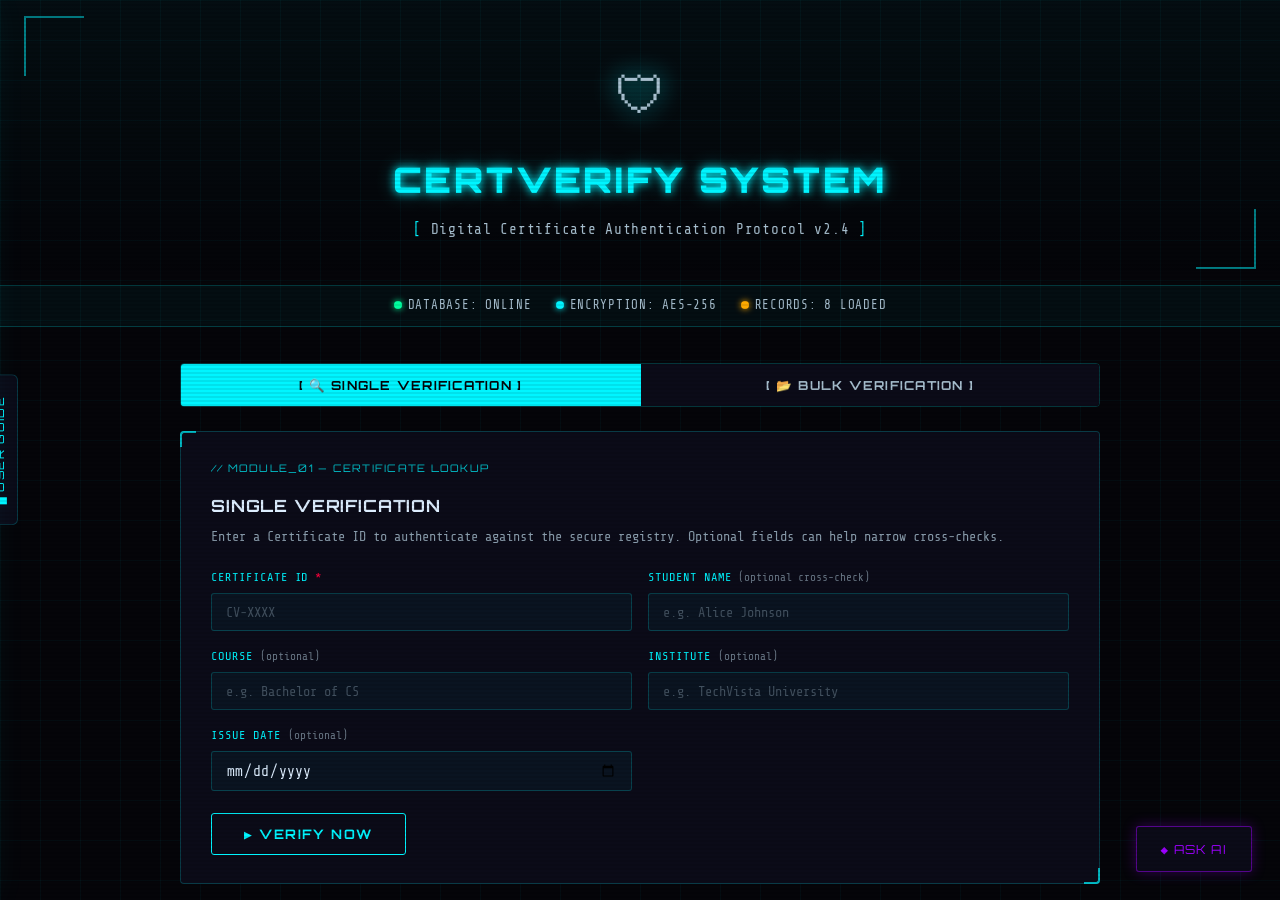
<file: index.html>
<!DOCTYPE html>
<html lang="en">
<head>
<meta charset="UTF-8" />
<meta name="viewport" content="width=device-width, initial-scale=1.0" />
<title>CertVerify — Digital Certificate Verification</title>
<link rel="stylesheet" href="style.css" />
</head>
<body>

<div id="overlay" class="overlay" onclick="closeGuide()"></div>
<div id="guide" class="guide-sidebar">
  <button class="close-btn" onclick="closeGuide()">[ ✕ CLOSE ]</button>
  <h2>// USER GUIDE</h2>
  <div class="g-section">
    <h3>SYSTEM OVERVIEW</h3>
    <p>CertVerify is a real-time digital certificate authentication system. Enter a certificate ID to instantly check if it is registered in the secure database.</p>
  </div>
  <div class="g-section">
    <h3>HOW TO VERIFY</h3>
    <ol>
      <li>Select the <strong>SINGLE VERIFICATION</strong> tab.</li>
      <li>Enter the Certificate ID (e.g. <code>CV-1001</code>).</li>
      <li>Hit <strong>VERIFY NOW</strong>.</li>
      <li>Result renders instantly below.</li>
    </ol>
    <p style="margin-top:8px">For multiple IDs, use the <strong>BULK VERIFICATION</strong> tab. You can also click <strong>VIEW CERTIFICATE</strong> on any valid result to see the printable certificate.</p>
  </div>
  <div class="g-section">
    <h3>VALID CERTIFICATE</h3>
    <p>A <span class="tag tv">VALID</span> response confirms the ID exists in the secure registry. Full certificate details are displayed.</p>
  </div>
  <div class="g-section">
    <h3>INVALID CERTIFICATE</h3>
    <p>An <span class="tag ti">INVALID</span> response means the ID was not found. The certificate may be fake, expired, or the ID was entered incorrectly.</p>
  </div>
  <div class="g-section">
    <h3>SAMPLE IDs TO TRY</h3>
    <ul>
      <li><code>CV-1001</code> — Alice Johnson, CS</li>
      <li><code>CV-1002</code> — Marcus Williams, Data Science</li>
      <li><code>CV-1003</code> — Priya Sharma, Cybersecurity</li>
      <li><code>CV-1004</code> — James Chen, AI &amp; ML</li>
      <li><code>CV-1005</code> — Lena Petrova, Cloud Computing</li>
      <li><code>CV-1006</code> — Omar Hassan, Blockchain</li>
      <li><code>CV-1007</code> — Sofia Martinez, Web Dev</li>
      <li><code>CV-1008</code> — Ryan Park, DevOps</li>
      <li><code>CV-9999</code> — invalid (not found)</li>
    </ul>
  </div>
</div>

<button class="float-guide" onclick="openGuide()">&#9607; USER GUIDE</button>

<header class="site-header">
  <div class="header-icon">🛡</div>
  <h1>CERTVERIFY SYSTEM</h1>
  <p class="subtitle">Digital Certificate Authentication Protocol v2.4</p>
</header>

<div class="status-bar">
  <span><span class="stat-dot stat-green"></span>DATABASE: ONLINE</span>
  <span><span class="stat-dot stat-cyan"></span>ENCRYPTION: AES-256</span>
  <span><span class="stat-dot stat-amber"></span>RECORDS: 8 LOADED</span>
</div>

<main class="main-container">

  <div class="tab-bar">
    <button class="tab-btn active" onclick="switchTab('single',this)">[ 🔍 SINGLE VERIFICATION ]</button>
    <button class="tab-btn"        onclick="switchTab('bulk',this)"  >[ 📂 BULK VERIFICATION ]</button>
  </div>

  <!-- Single Tab -->
  <div id="tab-single" class="tab-panel active">
    <div class="card">
      <div class="card-label">// MODULE_01 — CERTIFICATE LOOKUP</div>
      <h2>SINGLE VERIFICATION</h2>
      <p class="card-desc">Enter a Certificate ID to authenticate against the secure registry. Optional fields can help narrow cross-checks.</p>
      <div class="form-grid">
        <div class="form-group">
          <label>Certificate ID <span style="color:var(--red)">*</span></label>
          <input type="text" id="cert-id" placeholder="CV-XXXX" onkeydown="if(event.key==='Enter')verifySingle()" />
        </div>
        <div class="form-group">
          <label>Student Name <span class="opt">(optional cross-check)</span></label>
          <input type="text" id="s-name" placeholder="e.g. Alice Johnson" />
        </div>
        <div class="form-group">
          <label>Course <span class="opt">(optional)</span></label>
          <input type="text" id="s-course" placeholder="e.g. Bachelor of CS" />
        </div>
        <div class="form-group">
          <label>Institute <span class="opt">(optional)</span></label>
          <input type="text" id="s-inst" placeholder="e.g. TechVista University" />
        </div>
        <div class="form-group">
          <label>Issue Date <span class="opt">(optional)</span></label>
          <input type="date" id="s-date" />
        </div>
      </div>
      <button class="verify-btn" id="single-btn" onclick="verifySingle()">
        <span>&#9654; VERIFY NOW</span>
      </button>
    </div>
    <div id="single-result" class="result-card hidden"></div>
  </div>

  <!-- Bulk Tab -->
  <div id="tab-bulk" class="tab-panel">
    <div class="card">
      <div class="card-label">// MODULE_02 — BATCH AUTHENTICATION</div>
      <h2>BULK VERIFICATION</h2>
      <p class="card-desc">Paste Certificate IDs one per line, or upload a .txt file for batch processing.</p>
      <div class="form-group">
        <label>Certificate IDs — One Per Line</label>
        <textarea id="bulk-ids" rows="7" placeholder="CV-1001&#10;CV-1002&#10;CV-1003&#10;CV-9999"></textarea>
      </div>
      <div class="bulk-actions">
        <label class="upload-btn">
          &#8679; UPLOAD .TXT FILE
          <input type="file" accept=".txt" onchange="loadFile(event)" hidden />
        </label>
        <button class="verify-btn" id="bulk-btn" onclick="verifyBulk()">
          <span>&#9654; VERIFY ALL</span>
        </button>
      </div>
    </div>

    <div id="bulk-result" class="hidden">
      <div class="card">
        <div class="card-label">// SCAN RESULTS</div>
        <h2 style="margin-bottom:16px">VERIFICATION REPORT</h2>
        <div id="bulk-summary" class="bulk-summary"></div>
        <div class="table-wrapper">
          <table>
            <thead>
              <tr><th>#</th><th>CERT ID</th><th>STATUS</th><th>STUDENT NAME</th><th>COURSE</th><th>INSTITUTE</th><th>ISSUE DATE</th></tr>
            </thead>
            <tbody id="bulk-body"></tbody>
          </table>
        </div>
      </div>
    </div>
  </div>

</main>

<!-- AI Chat -->
<div id="ai-popup" class="ai-popup hidden">
  <div class="ai-header">
    <span>&#9670; AI ASSISTANT v1.0</span>
    <button onclick="toggleAI()">✕</button>
  </div>
  <div id="ai-msgs" class="ai-messages">
    <div class="ai-msg bot">&#9654; System online. Ask me anything about certificate verification. Try: <em>"show sample IDs"</em>, <em>"how to verify"</em>, or <em>"what is bulk mode"</em>.</div>
  </div>
  <div class="ai-input-row">
    <input type="text" id="ai-in" placeholder="Enter query..." onkeydown="if(event.key==='Enter')sendAI()" />
    <button onclick="sendAI()">SEND</button>
  </div>
</div>
<button class="float-ai" onclick="toggleAI()">&#9670; ASK AI</button>

<script>
/* ── Certificate Database ─────────────────────────────────────────────── */
const DB = {
  'CV-1001': { certificate_id:'CV-1001', student_name:'Alice Johnson',   course:'Bachelor of Computer Science',     institute:'TechVista University',  issue_date:'2024-05-15', grade:'First Class Distinction' },
  'CV-1002': { certificate_id:'CV-1002', student_name:'Marcus Williams',  course:'Master of Data Science',          institute:'TechVista University',  issue_date:'2024-06-20', grade:'Distinction' },
  'CV-1003': { certificate_id:'CV-1003', student_name:'Priya Sharma',     course:'Advanced Cybersecurity Program',  institute:'TechVista University',  issue_date:'2024-07-10', grade:'First Class Distinction' },
  'CV-1004': { certificate_id:'CV-1004', student_name:'James Chen',       course:'AI & Machine Learning Bootcamp',  institute:'TechVista University',  issue_date:'2024-08-01', grade:'Merit' },
  'CV-1005': { certificate_id:'CV-1005', student_name:'Lena Petrova',     course:'Cloud Computing & Architecture',  institute:'TechVista University',  issue_date:'2024-09-12', grade:'Distinction' },
  'CV-1006': { certificate_id:'CV-1006', student_name:'Omar Hassan',      course:'Blockchain Development',          institute:'TechVista University',  issue_date:'2024-10-05', grade:'Merit' },
  'CV-1007': { certificate_id:'CV-1007', student_name:'Sofia Martinez',   course:'Full-Stack Web Development',      institute:'TechVista University',  issue_date:'2024-11-20', grade:'First Class Distinction' },
  'CV-1008': { certificate_id:'CV-1008', student_name:'Ryan Park',        course:'DevOps Engineering',              institute:'TechVista University',  issue_date:'2025-01-08', grade:'Distinction' },
};

/* ── Tab Switch ──────────────────────────────────────────────────────── */
function switchTab(name, btn){
  document.querySelectorAll('.tab-btn').forEach(b => b.classList.remove('active'));
  document.querySelectorAll('.tab-panel').forEach(p => p.classList.remove('active'));
  btn.classList.add('active');
  document.getElementById('tab-' + name).classList.add('active');
}

/* ── Guide ───────────────────────────────────────────────────────────── */
function openGuide()  { document.getElementById('guide').classList.add('open'); document.getElementById('overlay').classList.add('active'); document.body.style.overflow='hidden'; }
function closeGuide() { document.getElementById('guide').classList.remove('open'); document.getElementById('overlay').classList.remove('active'); document.body.style.overflow=''; }
function toggleAI()   { document.getElementById('ai-popup').classList.toggle('hidden'); }

/* ── AI Chat ─────────────────────────────────────────────────────────── */
function sendAI(){
  const inp = document.getElementById('ai-in'), txt = inp.value.trim();
  if(!txt) return;
  addMsg(txt, 'user'); inp.value = '';
  setTimeout(() => addMsg(aiReply(txt), 'bot'), 420);
}
function addMsg(text, role){
  const box = document.getElementById('ai-msgs');
  const d = document.createElement('div'); d.className = 'ai-msg ' + role; d.textContent = text;
  box.appendChild(d); box.scrollTop = box.scrollHeight;
}
function aiReply(msg){
  const m = msg.toLowerCase();
  if(m.includes('hello') || m.includes('hi')) return '> Connection established. I can assist with verification queries, valid/invalid status explanations, and bulk processing. State your query.';
  if(m.includes('how') || m.includes('verify') || m.includes('check')) return '> VERIFY PROTOCOL:\n1. Single tab → enter Certificate ID (format: CV-XXXX)\n2. Press VERIFY NOW\n3. System returns result instantly. Click VIEW CERTIFICATE on valid results.';
  if(m.includes('valid') && !m.includes('invalid')) return '> VALID STATUS: Certificate ID confirmed in secure registry. Full record returned — student name, course, institute, grade, issue date.';
  if(m.includes('invalid') || m.includes('fake') || m.includes('not found')) return '> INVALID STATUS: Certificate ID not found in registry. Possible causes: counterfeit document, expired record, or incorrect ID entered.';
  if(m.includes('bulk') || m.includes('multiple') || m.includes('batch')) return '> BULK MODE: Switch to BULK VERIFICATION tab. Paste IDs (one per line) or upload .txt file. System processes all simultaneously and generates a full table report.';
  if(m.includes('sample') || m.includes('example') || m.includes('test') || m.includes('id')) return '> SAMPLE IDs:\n[VALID]   CV-1001 → Alice Johnson\n[VALID]   CV-1002 → Marcus Williams\n[VALID]   CV-1003 → Priya Sharma\n[VALID]   CV-1004 → James Chen\n[VALID]   CV-1005 → Lena Petrova\n[VALID]   CV-1006 → Omar Hassan\n[VALID]   CV-1007 → Sofia Martinez\n[VALID]   CV-1008 → Ryan Park\n[INVALID] CV-9999 → not in registry';
  if(m.includes('certificate') || m.includes('view')) return '> After verifying a valid ID, a VIEW CERTIFICATE button appears. Click it to open the full printable certificate in a new tab.';
  if(m.includes('grade') || m.includes('result')) return '> Certificates carry a grade: First Class Distinction, Distinction, or Merit. This is displayed on both the verification result and the printable certificate.';
  return '> Query not recognized. Try: "how to verify", "show sample IDs", "what is bulk mode", or "what is valid".';
}

/* ── Single Verify ───────────────────────────────────────────────────── */
function verifySingle(){
  const certId  = document.getElementById('cert-id').value.trim().toUpperCase();
  const nameIn  = document.getElementById('s-name').value.trim().toLowerCase();
  const res     = document.getElementById('single-result');

  if(!certId){ showErr(res, '[ ERROR ] Certificate ID is required. Format: CV-XXXX'); return; }

  const btn = document.getElementById('single-btn');
  btn.querySelector('span').textContent = '⟳ SCANNING...';
  btn.style.opacity = '.6'; btn.style.pointerEvents = 'none';

  setTimeout(() => {
    const cert = DB[certId];
    if(cert){
      const nameMatch = !nameIn || cert.student_name.toLowerCase().includes(nameIn);
      if(!nameMatch){
        res.className = 'result-card invalid';
        res.innerHTML = `<div class="result-title">&#9888; NAME MISMATCH</div>
          <p style="color:var(--text)">Certificate <strong style="color:var(--cyan)">${certId}</strong> exists in the registry, but the name you entered does not match the registered holder. Please verify the name and try again.</p>`;
      } else {
        res.className = 'result-card valid';
        res.innerHTML = `<div class="result-title">&#10003;&#10003; CERTIFICATE AUTHENTICATED</div>
          <div class="result-grid">
            <div class="result-field"><label>Certificate ID</label><p>${cert.certificate_id}</p></div>
            <div class="result-field"><label>Student Name</label><p>${cert.student_name}</p></div>
            <div class="result-field"><label>Course</label><p>${cert.course}</p></div>
            <div class="result-field"><label>Institute</label><p>${cert.institute}</p></div>
            <div class="result-field"><label>Grade Awarded</label><p>${cert.grade}</p></div>
            <div class="result-field"><label>Issue Date</label><p>${cert.issue_date}</p></div>
          </div>
          <div style="margin-top:22px;display:flex;gap:14px;flex-wrap:wrap;">
            <a class="view-cert-btn" href="certificate.html?id=${cert.certificate_id}" target="_blank">&#9670; VIEW CERTIFICATE</a>
            <button class="copy-btn" onclick="copyId('${cert.certificate_id}')"><span id="copy-label-${cert.certificate_id}">&#9635; COPY ID</span></button>
          </div>`;
      }
    } else {
      res.className = 'result-card invalid';
      res.innerHTML = `<div class="result-title">&#9888; AUTHENTICATION FAILED</div>
        <p style="color:var(--text)">Certificate ID <strong style="color:var(--red)">${certId}</strong> was not found in the secure registry. This certificate may be counterfeit, expired, or the ID may have been entered incorrectly.</p>
        <p style="margin-top:14px;font-size:.82rem;color:rgba(168,192,208,.6)">If you believe this is an error, contact the issuing institution directly.</p>`;
    }
    btn.querySelector('span').textContent = '&#9654; VERIFY NOW';
    btn.style.opacity = ''; btn.style.pointerEvents = '';
  }, 650);
}

function copyId(id){
  navigator.clipboard.writeText(id).then(() => {
    const lbl = document.getElementById('copy-label-' + id);
    if(lbl){ lbl.textContent = '✓ COPIED'; setTimeout(()=>{ lbl.textContent='⊟ COPY ID'; },1600); }
  });
}

/* ── Bulk Verify ─────────────────────────────────────────────────────── */
function loadFile(e){
  const f = e.target.files[0]; if(!f) return;
  const reader = new FileReader();
  reader.onload = ev => { document.getElementById('bulk-ids').value = ev.target.result; };
  reader.readAsText(f);
}

function verifyBulk(){
  const ids = document.getElementById('bulk-ids').value.split('\n').map(s => s.trim().toUpperCase()).filter(Boolean);
  const res = document.getElementById('bulk-result');
  if(!ids.length){ alert('No IDs entered.'); return; }

  const btn = document.getElementById('bulk-btn');
  btn.querySelector('span').textContent = '⟳ PROCESSING...';
  btn.style.opacity = '.6'; btn.style.pointerEvents = 'none';

  setTimeout(() => {
    const results = ids.map(id => {
      const cert = DB[id];
      if(cert) return { id, valid:true, ...cert };
      return { id, valid:false, student_name:'—', course:'—', institute:'—', grade:'—', issue_date:'—' };
    });
    renderBulk(results);
    res.classList.remove('hidden');
    btn.querySelector('span').textContent = '&#9654; VERIFY ALL';
    btn.style.opacity = ''; btn.style.pointerEvents = '';
  }, 700);
}

function renderBulk(results){
  const v = results.filter(r => r.valid).length, iv = results.length - v;
  document.getElementById('bulk-summary').innerHTML = `
    <span class="s-pill s-total">TOTAL: ${results.length}</span>
    <span class="s-pill s-valid">&#10003; VALID: ${v}</span>
    <span class="s-pill s-invalid">&#9888; INVALID: ${iv}</span>`;
  document.getElementById('bulk-body').innerHTML = results.map((r, i) => `<tr>
    <td style="color:var(--cyan);opacity:.6">${String(i+1).padStart(2,'0')}</td>
    <td><code>${r.id}</code></td>
    <td><span class="badge ${r.valid?'badge-v':'badge-i'}">${r.valid?'VALID':'INVALID'}</span></td>
    <td>${r.student_name}</td>
    <td>${r.course}</td>
    <td>${r.institute}</td>
    <td>${r.issue_date}</td>
  </tr>`).join('');
}

function showErr(el, msg){
  el.className = 'result-card invalid';
  el.innerHTML = `<div class="result-title">&#9888; SYSTEM ERROR</div><p style="color:var(--text)">${msg}</p>`;
}
</script>
</body>
</html>
</file>
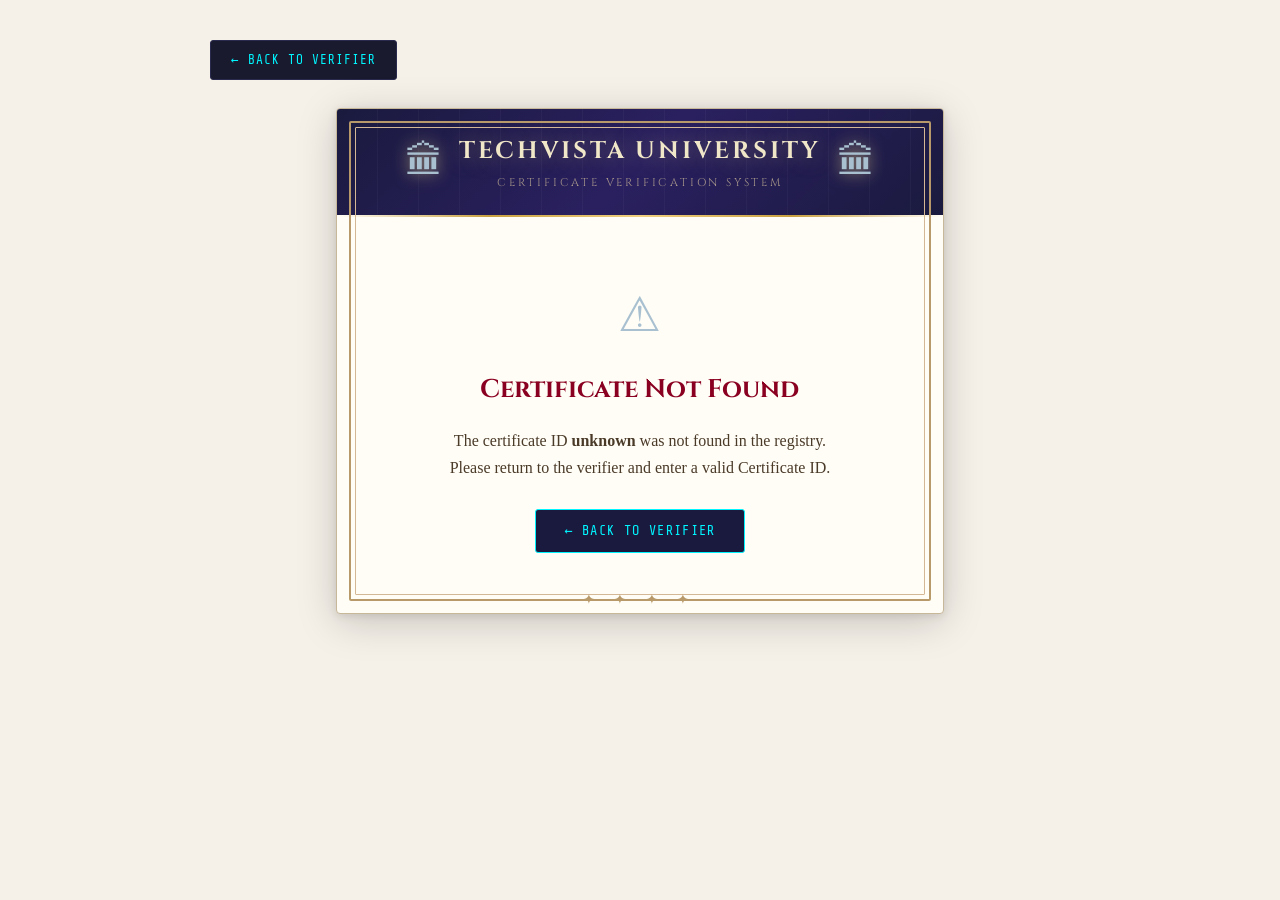
<file: certificate.html>
<!DOCTYPE html>
<html lang="en">
<head>
<meta charset="UTF-8" />
<meta name="viewport" content="width=device-width, initial-scale=1.0" />
<title>Certificate — CertVerify</title>
<link rel="stylesheet" href="style.css" />
</head>
<body class="cert-page">

<div class="cert-top-bar">
  <a href="index.html" class="cert-back-btn">&#8592; BACK TO VERIFIER</a>
  <button class="cert-print-btn" onclick="window.print()">&#9113; PRINT / SAVE PDF</button>
</div>

<div id="cert-wrap">
  <!-- Filled dynamically by JS -->
</div>

<script>
const DB = {
  'CV-1001': { certificate_id:'CV-1001', student_name:'Alice Johnson',   course:'Bachelor of Computer Science',     grade:'First Class Distinction', issue_date:'2024-05-15', dean:'Prof. Eleanor Voss',    registrar:'Dr. Martin Schulz' },
  'CV-1002': { certificate_id:'CV-1002', student_name:'Marcus Williams',  course:'Master of Data Science',          grade:'Distinction',             issue_date:'2024-06-20', dean:'Prof. Eleanor Voss',    registrar:'Dr. Martin Schulz' },
  'CV-1003': { certificate_id:'CV-1003', student_name:'Priya Sharma',     course:'Advanced Cybersecurity Program',  grade:'First Class Distinction', issue_date:'2024-07-10', dean:'Prof. Eleanor Voss',    registrar:'Dr. Martin Schulz' },
  'CV-1004': { certificate_id:'CV-1004', student_name:'James Chen',       course:'AI & Machine Learning Bootcamp', grade:'Merit',                   issue_date:'2024-08-01', dean:'Prof. Eleanor Voss',    registrar:'Dr. Martin Schulz' },
  'CV-1005': { certificate_id:'CV-1005', student_name:'Lena Petrova',     course:'Cloud Computing & Architecture', grade:'Distinction',             issue_date:'2024-09-12', dean:'Prof. Eleanor Voss',    registrar:'Dr. Martin Schulz' },
  'CV-1006': { certificate_id:'CV-1006', student_name:'Omar Hassan',      course:'Blockchain Development',         grade:'Merit',                   issue_date:'2024-10-05', dean:'Prof. Eleanor Voss',    registrar:'Dr. Martin Schulz' },
  'CV-1007': { certificate_id:'CV-1007', student_name:'Sofia Martinez',   course:'Full-Stack Web Development',     grade:'First Class Distinction', issue_date:'2024-11-20', dean:'Prof. Eleanor Voss',    registrar:'Dr. Martin Schulz' },
  'CV-1008': { certificate_id:'CV-1008', student_name:'Ryan Park',        course:'DevOps Engineering',             grade:'Distinction',             issue_date:'2025-01-08', dean:'Prof. Eleanor Voss',    registrar:'Dr. Martin Schulz' },
};

function formatDate(d){
  const dt = new Date(d + 'T00:00:00');
  return dt.toLocaleDateString('en-GB', { day:'numeric', month:'long', year:'numeric' });
}

function renderCertificate(cert){
  document.title = cert.student_name + ' — Certificate';
  return `
    <div class="certificate">
      <div class="cert-border"></div>

      <div class="cert-header-band">
        <div class="cert-logo-row">
          <span class="cert-logo-icon">🏛</span>
          <div>
            <div class="cert-institute-name">TECHVISTA UNIVERSITY</div>
            <div class="cert-institute-sub">FACULTY OF TECHNOLOGY &amp; ADVANCED LEARNING</div>
          </div>
          <span class="cert-logo-icon">🏛</span>
        </div>
      </div>

      <div class="gold-divider"></div>

      <div class="cert-body">
        <p class="cert-presents">This is to certify that</p>

        <div class="cert-ornament">✦ ✦ ✦</div>

        <p class="cert-awarded-to">We hereby certify that</p>

        <div class="cert-name">${cert.student_name}</div>

        <p class="cert-in-recognition">has successfully completed and fulfilled all requirements for the</p>

        <div class="cert-title">
          <span>CERTIFICATE OF ACHIEVEMENT</span>
          ${cert.course}
        </div>

        <div class="cert-grade-band">&#9670; ${cert.grade.toUpperCase()} &#9670;</div>

        <div class="cert-ornament">— ✦ —</div>

        <div class="cert-meta-row">
          <div class="cert-meta-item">
            <div class="cert-meta-label">Certificate ID</div>
            <div class="cert-meta-value">${cert.certificate_id}</div>
          </div>
          <div class="cert-meta-item">
            <div class="cert-meta-label">Date of Issue</div>
            <div class="cert-meta-value">${formatDate(cert.issue_date)}</div>
          </div>
          <div class="cert-meta-item">
            <div class="cert-meta-label">Institution</div>
            <div class="cert-meta-value">TechVista University</div>
          </div>
        </div>
      </div>

      <div class="cert-footer">
        <div class="cert-sig-block">
          <div class="cert-sig-line"></div>
          <div class="cert-sig-name">${cert.dean}</div>
          <div class="cert-sig-title">Dean of Faculty</div>
        </div>

        <div class="cert-seal">
          <span class="cert-seal-icon">🛡</span>
          <div class="cert-seal-text">TECHVISTA<br>UNIVERSITY<br>EST. 1982</div>
        </div>

        <div class="cert-sig-block">
          <div class="cert-sig-line"></div>
          <div class="cert-sig-name">${cert.registrar}</div>
          <div class="cert-sig-title">University Registrar</div>
        </div>
      </div>

      <div class="cert-verify-strip">
        <div>
          <div class="cert-verify-label">VERIFICATION ID</div>
          <div class="cert-verify-id">${cert.certificate_id}</div>
        </div>
        <div style="text-align:center">
          <div class="cert-verify-label">VERIFY AT</div>
          <div class="cert-verify-id" style="font-size:.7rem;opacity:.7">certverify.system &nbsp;|&nbsp; AES-256 SECURED</div>
        </div>
        <div style="text-align:right">
          <div class="cert-verify-label">STATUS</div>
          <div class="cert-verify-valid">&#10003; AUTHENTIC</div>
        </div>
      </div>
    </div>`;
}

function renderNotFound(id){
  document.title = 'Certificate Not Found — CertVerify';
  return `
    <div class="certificate">
      <div class="cert-border"></div>
      <div class="cert-header-band">
        <div class="cert-logo-row">
          <span class="cert-logo-icon">🏛</span>
          <div>
            <div class="cert-institute-name">TECHVISTA UNIVERSITY</div>
            <div class="cert-institute-sub">CERTIFICATE VERIFICATION SYSTEM</div>
          </div>
          <span class="cert-logo-icon">🏛</span>
        </div>
      </div>
      <div class="gold-divider"></div>
      <div class="cert-body cert-not-found">
        <div style="font-size:3rem;margin-bottom:16px">⚠</div>
        <h2>Certificate Not Found</h2>
        <p>The certificate ID <strong>${id || 'unknown'}</strong> was not found in the registry.<br>Please return to the verifier and enter a valid Certificate ID.</p>
        <a href="index.html" style="display:inline-block;margin-top:28px;padding:10px 28px;background:#1a1a3e;color:#00f5ff;font-family:'Share Tech Mono',monospace;font-size:.85rem;letter-spacing:.1em;text-decoration:none;border:1px solid #00f5ff;border-radius:3px;">&#8592; BACK TO VERIFIER</a>
      </div>
    </div>`;
}

(function init(){
  const params = new URLSearchParams(window.location.search);
  const id = (params.get('id') || '').trim().toUpperCase();
  const wrap = document.getElementById('cert-wrap');
  const cert = DB[id];
  if(cert){
    wrap.innerHTML = renderCertificate(cert);
  } else {
    wrap.innerHTML = renderNotFound(id);
    document.querySelector('.cert-print-btn').style.display = 'none';
  }
})();
</script>
</body>
</html>
</file>
<file: style.css>
/* ── Google Fonts ─────────────────────────────────────────────────────── */
@import url('https://fonts.googleapis.com/css2?family=Share+Tech+Mono&family=Orbitron:wght@400;700;900&family=Cinzel:wght@400;600;700&family=IM+Fell+English:ital@0;1&display=swap');

/* ── Variables ───────────────────────────────────────────────────────── */
:root{
  --bg:        #050509;
  --bg-card:   #0b0b18;
  --bg-card2:  #0f0f20;
  --cyan:      #00f5ff;
  --cyan-dim:  rgba(0,245,255,.15);
  --green:     #00ff9f;
  --green-dim: rgba(0,255,159,.12);
  --red:       #ff003c;
  --red-dim:   rgba(255,0,60,.15);
  --purple:    #9d00ff;
  --amber:     #ffaa00;
  --text:      #a8c0d0;
  --text-bright:#ddeeff;
  --border:    rgba(0,245,255,.2);
  --glow-c:    0 0 8px #00f5ff, 0 0 20px rgba(0,245,255,.4);
  --glow-g:    0 0 8px #00ff9f, 0 0 20px rgba(0,255,159,.4);
  --glow-r:    0 0 8px #ff003c, 0 0 20px rgba(255,0,60,.4);
  --font-mono: 'Share Tech Mono', monospace;
  --font-hud:  'Orbitron', monospace;
}

/* ── Reset ───────────────────────────────────────────────────────────── */
*,*::before,*::after{box-sizing:border-box;margin:0;padding:0}
html{scroll-behavior:smooth}

body{
  font-family:var(--font-mono);
  background:var(--bg);
  color:var(--text);
  min-height:100vh;
  line-height:1.6;
  overflow-x:hidden;
}

/* ── Scanline Overlay ────────────────────────────────────────────────── */
body::before{
  content:'';
  position:fixed; inset:0; z-index:9999;
  background:repeating-linear-gradient(
    0deg,
    transparent,
    transparent 2px,
    rgba(0,0,0,.08) 2px,
    rgba(0,0,0,.08) 4px
  );
  pointer-events:none;
}

/* ── Background Grid ─────────────────────────────────────────────────── */
body::after{
  content:'';
  position:fixed; inset:0; z-index:0;
  background-image:
    linear-gradient(rgba(0,245,255,.04) 1px, transparent 1px),
    linear-gradient(90deg, rgba(0,245,255,.04) 1px, transparent 1px);
  background-size:40px 40px;
  pointer-events:none;
}

/* ── Header ──────────────────────────────────────────────────────────── */
.site-header{
  position:relative; z-index:10;
  text-align:center;
  padding:56px 24px 44px;
  border-bottom:1px solid var(--border);
  background:linear-gradient(180deg, rgba(0,245,255,.04) 0%, transparent 100%);
  overflow:hidden;
}
.site-header::before,.site-header::after{
  content:'';
  position:absolute;
  width:60px; height:60px;
  border-color:var(--cyan);
  border-style:solid;
  opacity:.5;
}
.site-header::before{ top:16px; left:24px; border-width:2px 0 0 2px; }
.site-header::after { bottom:16px; right:24px; border-width:0 2px 2px 0; }

.header-icon{
  font-size:3.2rem;
  margin-bottom:14px;
  filter:drop-shadow(0 0 12px var(--cyan));
  animation:pulse-icon 2.5s ease-in-out infinite;
}
@keyframes pulse-icon{
  0%,100%{filter:drop-shadow(0 0 10px var(--cyan))}
  50%    {filter:drop-shadow(0 0 24px var(--cyan)) drop-shadow(0 0 40px rgba(0,245,255,.5))}
}

.site-header h1{
  font-family:var(--font-hud);
  font-size:clamp(1.2rem,3.5vw,2.2rem);
  font-weight:900;
  letter-spacing:.08em;
  color:var(--cyan);
  text-shadow:var(--glow-c);
  animation:glitch 6s infinite;
  margin-bottom:10px;
}
@keyframes glitch{
  0%,95%,100%{text-shadow:var(--glow-c); transform:translate(0)}
  96%{text-shadow:-2px 0 var(--red), 2px 0 var(--green); transform:translate(-2px,1px)}
  97%{text-shadow:2px 0 var(--red),-2px 0 var(--green); transform:translate(2px,-1px)}
  98%{text-shadow:var(--glow-c); transform:translate(0)}
}

.subtitle{ font-size:.9rem; color:var(--text); letter-spacing:.05em; }
.subtitle::before{ content:'[ '; color:var(--cyan); }
.subtitle::after { content:' ]'; color:var(--cyan); }

/* ── Status Bar ──────────────────────────────────────────────────────── */
.status-bar{
  display:flex; align-items:center; justify-content:center; gap:24px;
  padding:10px 24px;
  background:rgba(0,245,255,.04);
  border-bottom:1px solid var(--border);
  font-size:.78rem; letter-spacing:.06em;
  position:relative; z-index:10;
  flex-wrap:wrap;
}
.stat-dot{
  display:inline-block; width:8px; height:8px;
  border-radius:50%; margin-right:6px;
  animation:blink 1.4s step-end infinite;
}
@keyframes blink{0%,100%{opacity:1}50%{opacity:.2}}
.stat-green{ background:var(--green); box-shadow:0 0 6px var(--green); }
.stat-cyan { background:var(--cyan);  box-shadow:0 0 6px var(--cyan); }
.stat-amber{ background:var(--amber); box-shadow:0 0 6px var(--amber); animation-delay:.6s }

/* ── Main ────────────────────────────────────────────────────────────── */
.main-container{
  max-width:960px; margin:36px auto 140px;
  padding:0 20px; position:relative; z-index:10;
}

/* ── Card ────────────────────────────────────────────────────────────── */
.card{
  background:var(--bg-card);
  border:1px solid var(--border);
  border-radius:4px;
  padding:28px 30px;
  margin-bottom:24px;
  position:relative;
  transition:border-color .3s, box-shadow .3s;
}
.card:hover{
  border-color:rgba(0,245,255,.5);
  box-shadow:0 0 20px rgba(0,245,255,.08), inset 0 0 20px rgba(0,245,255,.03);
}
.card::before,.card::after{
  content:'';
  position:absolute;
  width:16px; height:16px;
  border-color:var(--cyan);
  border-style:solid;
  opacity:.7;
}
.card::before{ top:-1px; left:-1px; border-width:2px 0 0 2px; border-radius:4px 0 0 0; }
.card::after { bottom:-1px; right:-1px; border-width:0 2px 2px 0; border-radius:0 0 4px 0; }

.card-label{
  font-family:var(--font-hud);
  font-size:.65rem; letter-spacing:.12em;
  color:var(--cyan); margin-bottom:16px; opacity:.8;
}
.card h2{
  font-family:var(--font-hud);
  font-size:1.05rem; font-weight:700;
  color:var(--text-bright); margin-bottom:6px; letter-spacing:.05em;
}
.card-desc{ font-size:.85rem; color:var(--text); margin-bottom:20px; opacity:.8; }

/* ── Tabs ────────────────────────────────────────────────────────────── */
.tab-bar{
  display:flex; gap:0;
  margin-bottom:24px;
  border:1px solid var(--border);
  border-radius:4px; overflow:hidden;
}
.tab-btn{
  flex:1; padding:13px 20px; border:none; cursor:pointer;
  font-family:var(--font-hud); font-size:.78rem; font-weight:700; letter-spacing:.1em;
  color:var(--text); background:var(--bg-card);
  transition:all .25s;
  border-right:1px solid var(--border); position:relative;
}
.tab-btn:last-child{ border-right:none; }
.tab-btn:hover{ color:var(--cyan); background:var(--cyan-dim); }
.tab-btn.active{ color:var(--bg); background:var(--cyan); text-shadow:none; }
.tab-btn.active::after{
  content:''; position:absolute; bottom:0; left:0; right:0; height:2px;
  background:var(--cyan); box-shadow:var(--glow-c);
}
.tab-panel{ display:none; }
.tab-panel.active{ display:block; animation:fadeIn .3s ease; }
@keyframes fadeIn{from{opacity:0;transform:translateY(8px)}to{opacity:1;transform:translateY(0)}}

/* ── Form ────────────────────────────────────────────────────────────── */
.form-grid{ display:grid; grid-template-columns:1fr 1fr; gap:16px; margin-bottom:22px; }
@media(max-width:600px){ .form-grid{ grid-template-columns:1fr; } }
.form-group{ display:flex; flex-direction:column; gap:6px; }

label{ font-size:.75rem; letter-spacing:.08em; color:var(--cyan); text-transform:uppercase; }
.opt{ color:var(--text); opacity:.6; text-transform:none; letter-spacing:0; font-size:.7rem; }

input[type=text], input[type=date], textarea{
  padding:10px 14px;
  background:rgba(0,245,255,.04);
  border:1px solid rgba(0,245,255,.2);
  border-radius:3px;
  color:var(--text-bright);
  font-family:var(--font-mono);
  font-size:.9rem;
  transition:border-color .25s, box-shadow .25s, background .25s;
  resize:vertical;
}
input::placeholder,textarea::placeholder{ color:rgba(168,192,208,.35); font-size:.85rem; }
input:focus,textarea:focus{
  outline:none;
  border-color:var(--cyan);
  background:rgba(0,245,255,.08);
  box-shadow:var(--glow-c), inset 0 0 10px rgba(0,245,255,.05);
}

/* ── Buttons ─────────────────────────────────────────────────────────── */
.verify-btn{
  display:inline-flex; align-items:center; gap:10px;
  padding:12px 32px;
  background:transparent;
  border:1px solid var(--cyan); border-radius:3px;
  color:var(--cyan);
  font-family:var(--font-hud); font-size:.82rem; font-weight:700; letter-spacing:.12em;
  cursor:pointer; position:relative; overflow:hidden;
  transition:all .3s; text-transform:uppercase;
}
.verify-btn::before{
  content:''; position:absolute; inset:0;
  background:var(--cyan);
  transform:scaleX(0); transform-origin:left;
  transition:transform .3s ease; z-index:0;
}
.verify-btn:hover::before{ transform:scaleX(1); }
.verify-btn:hover{ color:var(--bg); box-shadow:var(--glow-c); }
.verify-btn span{ position:relative; z-index:1; }

.view-cert-btn{
  display:inline-flex; align-items:center; gap:8px;
  padding:10px 24px;
  background:rgba(0,255,159,.08);
  border:1px solid rgba(0,255,159,.4); border-radius:3px;
  color:var(--green);
  font-family:var(--font-hud); font-size:.78rem; font-weight:700; letter-spacing:.1em;
  cursor:pointer; text-decoration:none; text-transform:uppercase;
  transition:all .3s;
}
.view-cert-btn:hover{
  background:rgba(0,255,159,.18);
  box-shadow:var(--glow-g);
}

.copy-btn{
  display:inline-flex; align-items:center; gap:8px;
  padding:10px 20px;
  background:rgba(0,245,255,.06);
  border:1px solid rgba(0,245,255,.3); border-radius:3px;
  color:var(--cyan);
  font-family:var(--font-hud); font-size:.78rem; letter-spacing:.1em;
  cursor:pointer; text-transform:uppercase;
  transition:all .25s;
}
.copy-btn:hover{ background:rgba(0,245,255,.14); box-shadow:var(--glow-c); }

.upload-btn{
  display:inline-flex; align-items:center; gap:8px;
  padding:12px 24px;
  background:transparent;
  border:1px dashed rgba(0,245,255,.35); border-radius:3px;
  color:var(--text);
  font-family:var(--font-mono); font-size:.88rem;
  cursor:pointer; transition:all .25s;
}
.upload-btn:hover{ border-color:var(--cyan); color:var(--cyan); }

.bulk-actions{ display:flex; align-items:center; gap:14px; flex-wrap:wrap; margin-top:18px; }

/* ── Result Card ─────────────────────────────────────────────────────── */
.result-card{
  border-radius:4px; padding:28px 30px; margin-bottom:24px;
  animation:pop .4s cubic-bezier(.34,1.4,.64,1) both;
  position:relative;
}
@keyframes pop{from{opacity:0;transform:scale(.95) translateY(10px)}to{opacity:1;transform:scale(1)}}

.result-card.valid{
  background:linear-gradient(135deg, var(--green-dim), rgba(0,255,159,.05));
  border:1px solid rgba(0,255,159,.4);
  box-shadow:var(--glow-g), inset 0 0 30px rgba(0,255,159,.05);
}
.result-card.invalid{
  background:linear-gradient(135deg, var(--red-dim), rgba(255,0,60,.05));
  border:1px solid rgba(255,0,60,.4);
  box-shadow:var(--glow-r), inset 0 0 30px rgba(255,0,60,.05);
}
.result-card.hidden{ display:none; }

.result-title{
  font-family:var(--font-hud); font-size:1.15rem; font-weight:700;
  margin-bottom:20px; letter-spacing:.05em;
}
.result-card.valid   .result-title{ color:var(--green); text-shadow:var(--glow-g); }
.result-card.invalid .result-title{ color:var(--red);   text-shadow:var(--glow-r); }

.result-grid{ display:grid; grid-template-columns:1fr 1fr; gap:14px; }
@media(max-width:600px){ .result-grid{ grid-template-columns:1fr; } }

.result-field label{
  display:block; font-size:.68rem; text-transform:uppercase; letter-spacing:.1em;
  color:var(--cyan); opacity:.7; margin-bottom:3px;
}
.result-field p{ font-size:.95rem; color:var(--text-bright); font-family:var(--font-mono); }

/* ── Bulk Table ──────────────────────────────────────────────────────── */
.bulk-summary{ display:flex; gap:14px; margin-bottom:18px; flex-wrap:wrap; }
.s-pill{
  padding:5px 16px; border-radius:2px;
  font-family:var(--font-hud); font-size:.72rem; font-weight:700; letter-spacing:.08em;
}
.s-total  { background:var(--cyan-dim);  border:1px solid rgba(0,245,255,.3);  color:var(--cyan);  }
.s-valid  { background:var(--green-dim); border:1px solid rgba(0,255,159,.3); color:var(--green); }
.s-invalid{ background:var(--red-dim);   border:1px solid rgba(255,0,60,.3);  color:var(--red);   }

.table-wrapper{ overflow-x:auto; }
table{ width:100%; border-collapse:collapse; font-size:.88rem; }
th{
  background:rgba(0,245,255,.08);
  color:var(--cyan);
  font-family:var(--font-hud); font-size:.7rem; letter-spacing:.1em;
  padding:12px 16px; text-align:left;
  border-bottom:1px solid rgba(0,245,255,.2);
}
td{ padding:12px 16px; border-bottom:1px solid rgba(0,245,255,.07); color:var(--text); }
tr:last-child td{ border-bottom:none; }
tr:hover td{ background:rgba(0,245,255,.04); }
td code{
  color:var(--cyan); font-family:var(--font-mono);
  background:rgba(0,245,255,.08);
  padding:2px 8px; border-radius:2px;
  border:1px solid rgba(0,245,255,.15);
}
.badge{
  display:inline-block; padding:3px 12px; border-radius:2px;
  font-family:var(--font-hud); font-size:.68rem; letter-spacing:.08em;
  font-weight:700; text-transform:uppercase;
}
.badge-v{ background:var(--green-dim); border:1px solid rgba(0,255,159,.3); color:var(--green); }
.badge-i{ background:var(--red-dim);   border:1px solid rgba(255,0,60,.3);  color:var(--red);   }

/* ── Guide Sidebar ───────────────────────────────────────────────────── */
.overlay{
  position:fixed; inset:0;
  background:rgba(0,0,0,.75);
  backdrop-filter:blur(4px);
  z-index:300;
  opacity:0; pointer-events:none; transition:opacity .3s;
}
.overlay.active{ opacity:1; pointer-events:all; }

.guide-sidebar{
  position:fixed; left:-420px; top:0; width:400px; height:100%;
  background:var(--bg-card);
  border-right:1px solid var(--border);
  box-shadow:4px 0 40px rgba(0,245,255,.1);
  z-index:400; padding:28px 24px; overflow-y:auto;
  transition:left .35s cubic-bezier(.4,0,.2,1);
}
.guide-sidebar.open{ left:0; }
.guide-sidebar h2{
  font-family:var(--font-hud); font-size:1.1rem;
  color:var(--cyan); text-shadow:var(--glow-c);
  letter-spacing:.1em; margin-bottom:24px;
}

.g-section{ margin-bottom:24px; padding-bottom:20px; border-bottom:1px solid rgba(0,245,255,.1); }
.g-section:last-child{ border-bottom:none; }
.g-section h3{ font-family:var(--font-hud); font-size:.82rem; color:var(--text-bright); letter-spacing:.08em; margin-bottom:10px; }
.g-section p,.g-section li{ font-size:.85rem; color:var(--text); line-height:1.7; }
.g-section ol,.g-section ul{ padding-left:18px; margin-top:6px; }
.g-section li{ margin-bottom:4px; }
.g-section code{ color:var(--cyan); background:rgba(0,245,255,.1); padding:1px 6px; border-radius:2px; font-family:var(--font-mono); border:1px solid rgba(0,245,255,.2); }

.tag{ display:inline-block; padding:2px 10px; border-radius:2px; font-size:.75rem; font-weight:700; }
.tv{ background:var(--green-dim); color:var(--green); border:1px solid rgba(0,255,159,.3); }
.ti{ background:var(--red-dim);   color:var(--red);   border:1px solid rgba(255,0,60,.3); }

.close-btn{
  display:block; margin-left:auto; margin-bottom:20px;
  padding:7px 18px;
  background:transparent; border:1px solid rgba(255,0,60,.4); border-radius:3px;
  color:var(--red); font-family:var(--font-hud); font-size:.72rem; letter-spacing:.1em;
  cursor:pointer; transition:all .25s;
}
.close-btn:hover{ background:var(--red-dim); box-shadow:var(--glow-r); }

/* ── Floating Buttons ────────────────────────────────────────────────── */
.float-guide{
  position:fixed; left:0; top:50%;
  transform:translateY(-50%) rotate(-90deg) translateX(-50%);
  transform-origin:left center;
  background:var(--bg-card);
  border:1px solid var(--border); border-top:none;
  color:var(--cyan); padding:10px 20px; border-radius:0 0 6px 6px;
  font-family:var(--font-hud); font-size:.72rem; letter-spacing:.12em;
  cursor:pointer; z-index:100; transition:all .25s;
  white-space:nowrap; text-transform:uppercase;
}
.float-guide:hover{ background:var(--cyan-dim); box-shadow:var(--glow-c); }

.float-ai{
  position:fixed; bottom:28px; right:28px;
  background:var(--bg-card);
  border:1px solid rgba(157,0,255,.5);
  color:var(--purple); padding:14px 24px; border-radius:3px;
  font-family:var(--font-hud); font-size:.78rem; letter-spacing:.1em;
  cursor:pointer; z-index:200;
  box-shadow:0 0 14px rgba(157,0,255,.3);
  transition:all .3s; text-transform:uppercase;
  animation:pulse-ai 3s ease-in-out infinite;
}
@keyframes pulse-ai{
  0%,100%{box-shadow:0 0 14px rgba(157,0,255,.3)}
  50%    {box-shadow:0 0 28px rgba(157,0,255,.6), 0 0 50px rgba(157,0,255,.2)}
}
.float-ai:hover{ background:rgba(157,0,255,.15); color:#bf40ff; box-shadow:0 0 30px rgba(157,0,255,.6); }

/* ── AI Popup ────────────────────────────────────────────────────────── */
.ai-popup{
  position:fixed; bottom:86px; right:28px; width:340px;
  background:var(--bg-card);
  border:1px solid rgba(157,0,255,.4); border-radius:4px;
  box-shadow:0 0 30px rgba(157,0,255,.2); z-index:200;
  display:flex; flex-direction:column; overflow:hidden;
  animation:popIn .3s cubic-bezier(.34,1.4,.64,1);
}
@keyframes popIn{from{opacity:0;transform:scale(.9) translateY(16px)}to{opacity:1;transform:scale(1)}}
.ai-popup.hidden{ display:none; }

.ai-header{
  display:flex; justify-content:space-between; align-items:center;
  padding:13px 16px;
  background:rgba(157,0,255,.12);
  border-bottom:1px solid rgba(157,0,255,.3);
  font-family:var(--font-hud); font-size:.78rem; letter-spacing:.1em; color:#bf40ff;
}
.ai-header button{ background:none; border:none; color:rgba(157,0,255,.7); font-size:1rem; cursor:pointer; }
.ai-header button:hover{ color:var(--red); }

.ai-messages{
  flex:1; padding:14px; overflow-y:auto;
  display:flex; flex-direction:column; gap:10px;
  max-height:270px; background:rgba(0,0,0,.3);
}
.ai-msg{
  padding:10px 14px; border-radius:3px;
  font-size:.84rem; line-height:1.55; max-width:92%;
  white-space:pre-wrap;
  animation:msgIn .2s ease;
}
@keyframes msgIn{from{opacity:0;transform:translateY(5px)}to{opacity:1;transform:translateY(0)}}
.ai-msg.bot{
  background:var(--bg-card2); border:1px solid rgba(0,245,255,.15);
  color:var(--text); align-self:flex-start; border-bottom-left-radius:1px;
}
.ai-msg.user{
  background:rgba(157,0,255,.15); border:1px solid rgba(157,0,255,.3);
  color:#d080ff; align-self:flex-end; border-bottom-right-radius:1px;
}

.ai-input-row{
  display:flex; gap:8px; padding:12px;
  border-top:1px solid rgba(157,0,255,.2); background:var(--bg-card);
}
.ai-input-row input{
  flex:1; padding:9px 12px;
  background:rgba(157,0,255,.08);
  border:1px solid rgba(157,0,255,.3); border-radius:3px;
  color:var(--text-bright); font-family:var(--font-mono); font-size:.86rem;
}
.ai-input-row input:focus{ outline:none; border-color:var(--purple); }
.ai-input-row input::placeholder{ color:rgba(157,0,255,.4); }
.ai-input-row button{
  padding:9px 16px;
  background:rgba(157,0,255,.2); border:1px solid rgba(157,0,255,.5);
  border-radius:3px; color:#bf40ff;
  font-family:var(--font-hud); font-size:.72rem; letter-spacing:.08em;
  cursor:pointer; transition:all .2s; text-transform:uppercase;
}
.ai-input-row button:hover{ background:rgba(157,0,255,.4); box-shadow:0 0 10px rgba(157,0,255,.4); }

/* ── Utilities ───────────────────────────────────────────────────────── */
.hidden{ display:none !important; }
.mt-s{ margin-top:10px; }

/* ── Scrollbar ───────────────────────────────────────────────────────── */
::-webkit-scrollbar{ width:6px; }
::-webkit-scrollbar-track{ background:var(--bg); }
::-webkit-scrollbar-thumb{ background:rgba(0,245,255,.3); border-radius:3px; }
::-webkit-scrollbar-thumb:hover{ background:rgba(0,245,255,.6); }

/* ═══════════════════════════════════════════════════════════════════════
   CERTIFICATE PAGE STYLES (used in certificate.html)
   ═══════════════════════════════════════════════════════════════════════ */
.cert-page{
  background:#f5f0e8;
  font-family:'IM Fell English', serif;
  min-height:100vh;
  display:flex;
  flex-direction:column;
  align-items:center;
  padding:40px 20px 60px;
}

.cert-page::before{ display:none; }
.cert-page::after { display:none; }

.cert-top-bar{
  width:100%; max-width:860px;
  display:flex; justify-content:space-between; align-items:center;
  margin-bottom:28px;
  flex-wrap:wrap; gap:12px;
}
.cert-back-btn{
  display:inline-flex; align-items:center; gap:8px;
  padding:9px 20px;
  background:#1a1a2e; border:1px solid #2a2a4e; border-radius:3px;
  color:#00f5ff; font-family:'Share Tech Mono', monospace; font-size:.8rem;
  text-decoration:none; text-transform:uppercase; letter-spacing:.08em;
  transition:all .25s;
}
.cert-back-btn:hover{ background:#0f0f20; box-shadow:0 0 12px rgba(0,245,255,.4); }

.cert-print-btn{
  display:inline-flex; align-items:center; gap:8px;
  padding:9px 20px;
  background:#1a3a1a; border:1px solid #2a5a2a; border-radius:3px;
  color:#00ff9f; font-family:'Share Tech Mono', monospace; font-size:.8rem;
  cursor:pointer; text-transform:uppercase; letter-spacing:.08em;
  transition:all .25s; border-left:none;
}
.cert-print-btn:hover{ background:#0f2a0f; box-shadow:0 0 12px rgba(0,255,159,.4); }

.certificate{
  width:100%; max-width:860px;
  background:#fffdf6;
  border:1px solid #c8b89a;
  border-radius:4px;
  box-shadow:0 8px 40px rgba(0,0,0,.18), 0 2px 8px rgba(0,0,0,.1);
  overflow:hidden;
  position:relative;
}

/* Ornate outer border */
.cert-border{
  position:absolute; inset:12px;
  border:2px solid #b89a6a;
  border-radius:2px;
  pointer-events:none;
  z-index:2;
}
.cert-border::before{
  content:'';
  position:absolute; inset:4px;
  border:1px solid #d4b896;
  border-radius:1px;
}

/* Corner ornaments */
.cert-border::after{
  content:'✦  ✦  ✦  ✦';
  position:absolute;
  bottom:-12px; left:50%; transform:translateX(-50%);
  color:#b89a6a; font-size:.85rem; letter-spacing:8px;
  white-space:nowrap;
}

.cert-inner{
  padding:56px 68px 52px;
  position:relative; z-index:1;
  text-align:center;
}

/* Header logo band */
.cert-header-band{
  background:linear-gradient(135deg, #1a1a3e 0%, #2a2060 50%, #1a1a3e 100%);
  padding:22px 68px;
  text-align:center;
  position:relative;
  overflow:hidden;
}
.cert-header-band::before{
  content:'';
  position:absolute; inset:0;
  background:repeating-linear-gradient(
    90deg,
    transparent,
    transparent 40px,
    rgba(255,255,255,.03) 40px,
    rgba(255,255,255,.03) 41px
  );
}
.cert-logo-row{
  display:flex; align-items:center; justify-content:center; gap:16px;
}
.cert-logo-icon{ font-size:2.4rem; filter:drop-shadow(0 0 8px rgba(200,180,120,.8)); }
.cert-institute-name{
  font-family:'Cinzel', serif;
  font-size:1.5rem; font-weight:700;
  color:#f0e6c8;
  letter-spacing:.12em;
  text-shadow:0 0 20px rgba(200,180,120,.5);
}
.cert-institute-sub{
  font-family:'Cinzel', serif;
  font-size:.7rem; letter-spacing:.25em;
  color:rgba(220,200,160,.7);
  margin-top:4px;
}

/* Gold divider */
.gold-divider{
  height:2px;
  background:linear-gradient(90deg, transparent, #c8a040, #f0d080, #c8a040, transparent);
  margin:0;
}

.cert-body{ padding:50px 68px 48px; text-align:center; }

.cert-presents{
  font-size:.85rem;
  color:#7a6a50;
  letter-spacing:.2em;
  text-transform:uppercase;
  margin-bottom:10px;
}

.cert-title{
  font-family:'Cinzel', serif;
  font-size:2rem; font-weight:700;
  color:#1a1a3e;
  letter-spacing:.1em;
  line-height:1.2;
  margin-bottom:28px;
}
.cert-title span{
  display:block;
  font-size:1rem; font-weight:400; letter-spacing:.3em;
  color:#8a7a5a; margin-bottom:4px;
}

.cert-awarded-to{
  font-size:.82rem; color:#7a6a50;
  letter-spacing:.18em; text-transform:uppercase;
  margin-bottom:12px;
}

.cert-name{
  font-family:'Cinzel', serif;
  font-size:2.8rem; font-weight:700;
  color:#1a0a0a;
  line-height:1.15;
  margin-bottom:6px;
  position:relative;
  display:inline-block;
}
.cert-name::after{
  content:'';
  display:block;
  height:2px;
  background:linear-gradient(90deg, transparent, #c8a040, transparent);
  margin:8px auto 0;
  width:80%;
}

.cert-in-recognition{
  font-size:.9rem; color:#5a4a38;
  font-style:italic;
  margin:22px 0 8px;
}

.cert-course{
  font-family:'Cinzel', serif;
  font-size:1.35rem; font-weight:600;
  color:#2a1a5e;
  margin-bottom:6px;
}

.cert-grade-band{
  display:inline-block;
  background:linear-gradient(135deg, #1a1a3e, #2a2060);
  color:#f0d080;
  font-family:'Cinzel', serif;
  font-size:.9rem; letter-spacing:.2em;
  padding:8px 36px;
  border-radius:2px;
  margin:18px 0;
  border:1px solid rgba(200,160,60,.4);
  box-shadow:0 2px 12px rgba(26,26,62,.3);
}

.cert-meta-row{
  display:flex; justify-content:center; gap:48px;
  margin:28px 0 0;
  flex-wrap:wrap;
}
.cert-meta-item{
  text-align:center;
}
.cert-meta-label{
  font-size:.68rem; letter-spacing:.15em; text-transform:uppercase;
  color:#8a7a5a; margin-bottom:4px;
}
.cert-meta-value{
  font-family:'Cinzel', serif;
  font-size:.92rem; color:#1a1a3e;
}

/* Decorative center ornament */
.cert-ornament{
  font-size:1.6rem; color:#c8a040;
  margin:24px 0;
  letter-spacing:12px;
  opacity:.7;
}

.cert-footer{
  padding:28px 68px 42px;
  display:flex; justify-content:space-between; align-items:flex-end;
  border-top:1px solid #e8dfc8;
  position:relative;
  gap:20px; flex-wrap:wrap;
}

.cert-sig-block{
  text-align:center; flex:1; min-width:160px;
}
.cert-sig-line{
  width:160px; height:1px;
  background:linear-gradient(90deg, transparent, #8a7a5a, transparent);
  margin:0 auto 6px;
}
.cert-sig-name{
  font-family:'Cinzel', serif;
  font-size:.82rem; color:#1a1a3e; margin-bottom:2px;
}
.cert-sig-title{
  font-size:.7rem; color:#8a7a5a;
  letter-spacing:.08em; text-transform:uppercase;
}

.cert-seal{
  width:100px; height:100px;
  border-radius:50%;
  background:radial-gradient(circle at 35% 35%, #2a2060, #0d0d30);
  border:3px solid #c8a040;
  display:flex; align-items:center; justify-content:center;
  flex-direction:column;
  box-shadow:0 4px 20px rgba(26,26,62,.4), inset 0 0 20px rgba(200,160,60,.1);
  flex-shrink:0;
  position:relative;
}
.cert-seal::before{
  content:'';
  position:absolute; inset:4px;
  border-radius:50%;
  border:1px solid rgba(200,160,60,.4);
}
.cert-seal-icon{ font-size:2rem; }
.cert-seal-text{
  font-family:'Cinzel', serif;
  font-size:.42rem; color:#c8a040;
  letter-spacing:.08em; text-align:center;
  margin-top:2px; line-height:1.3;
  text-transform:uppercase;
}

/* Verification strip at bottom */
.cert-verify-strip{
  background:linear-gradient(90deg, #0a0a1e, #1a1a3e, #0a0a1e);
  padding:12px 68px;
  display:flex; align-items:center; justify-content:space-between;
  gap:16px; flex-wrap:wrap;
}
.cert-verify-id{
  font-family:'Share Tech Mono', monospace;
  font-size:.78rem; color:#00f5ff;
  letter-spacing:.1em;
}
.cert-verify-label{
  font-family:'Share Tech Mono', monospace;
  font-size:.7rem; color:rgba(0,245,255,.5);
  letter-spacing:.1em;
}
.cert-verify-valid{
  font-family:'Share Tech Mono', monospace;
  font-size:.75rem; color:#00ff9f;
  letter-spacing:.1em;
}

/* Invalid / not found state */
.cert-not-found{
  text-align:center; padding:60px 20px;
}
.cert-not-found h2{
  font-family:'Cinzel', serif;
  font-size:1.6rem; color:#8a0020;
  margin-bottom:16px;
}
.cert-not-found p{
  font-size:1rem; color:#4a3a28;
  max-width:400px; margin:0 auto;
  line-height:1.7;
}

/* Print styles */
@media print{
  .cert-top-bar{ display:none !important; }
  .cert-page{ padding:0; background:white; }
  .certificate{ box-shadow:none; max-width:100%; }
  body{ background:white; }
}
</file>
